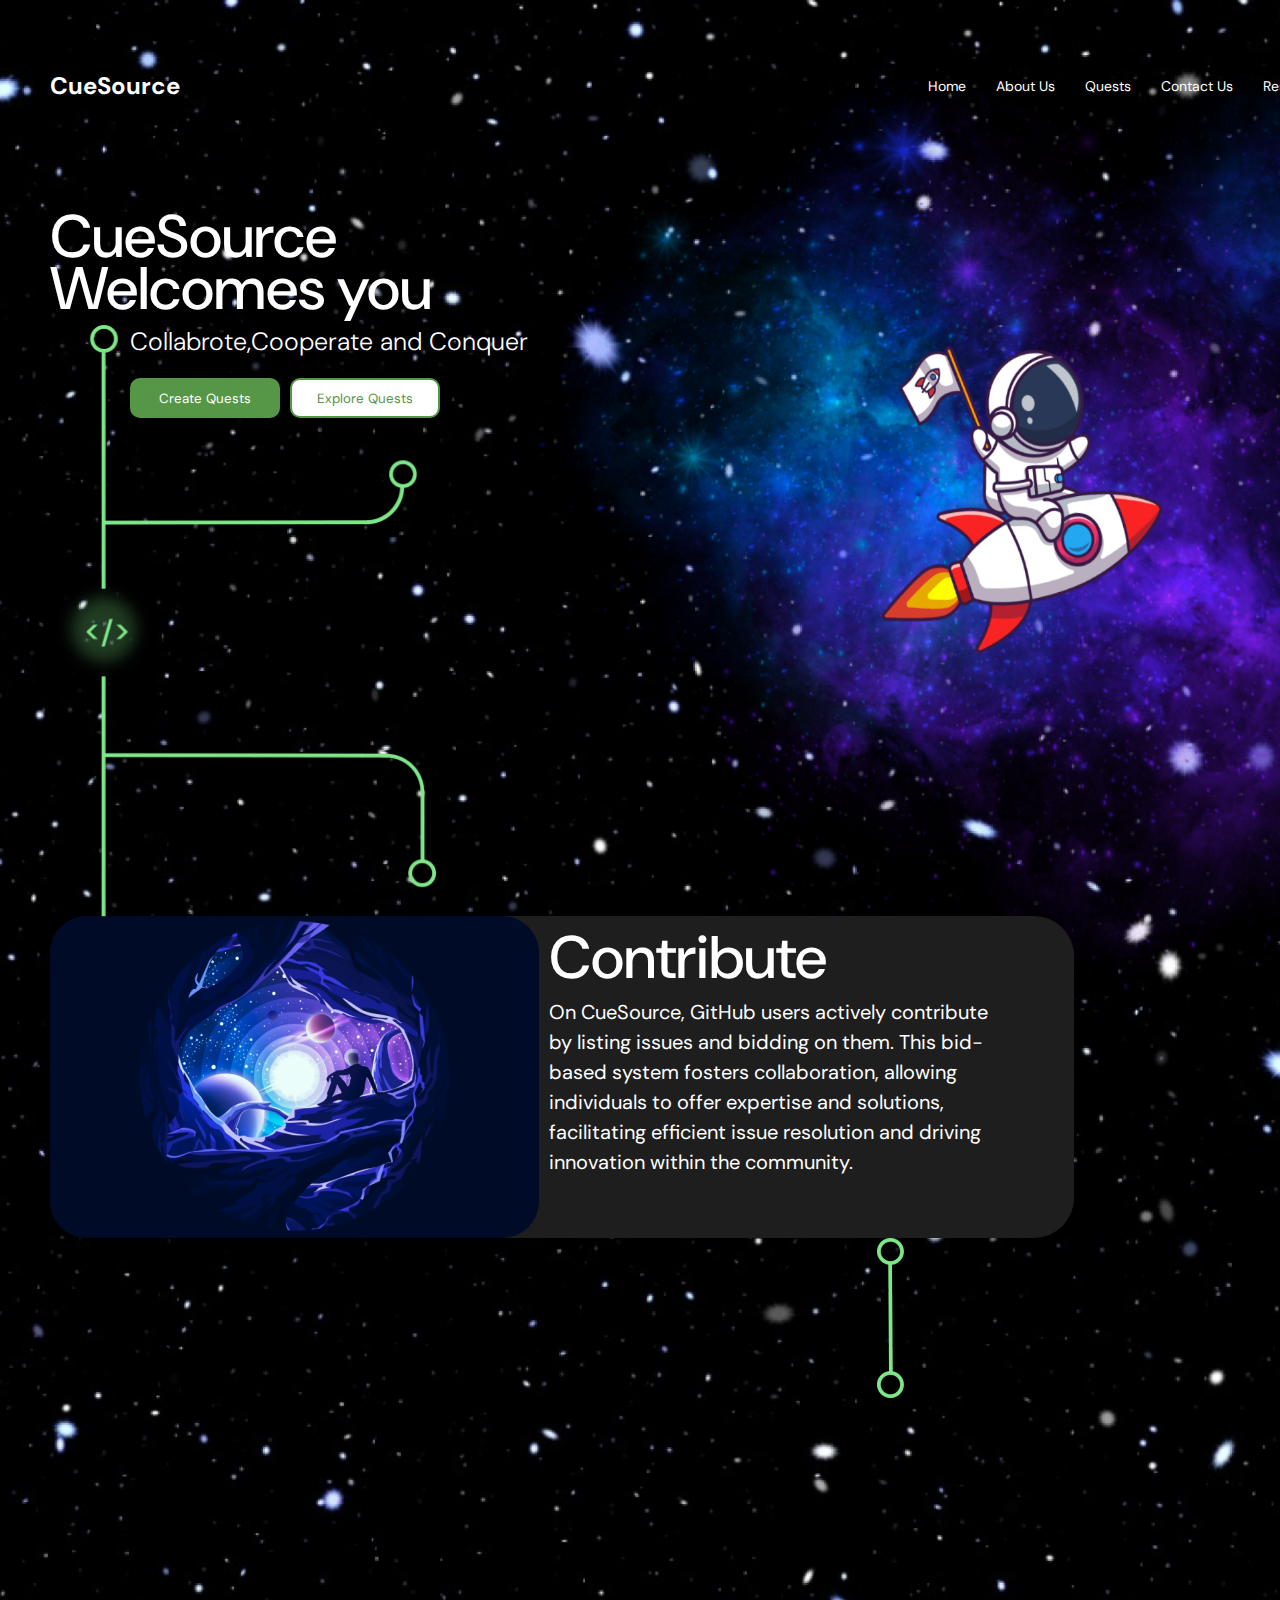
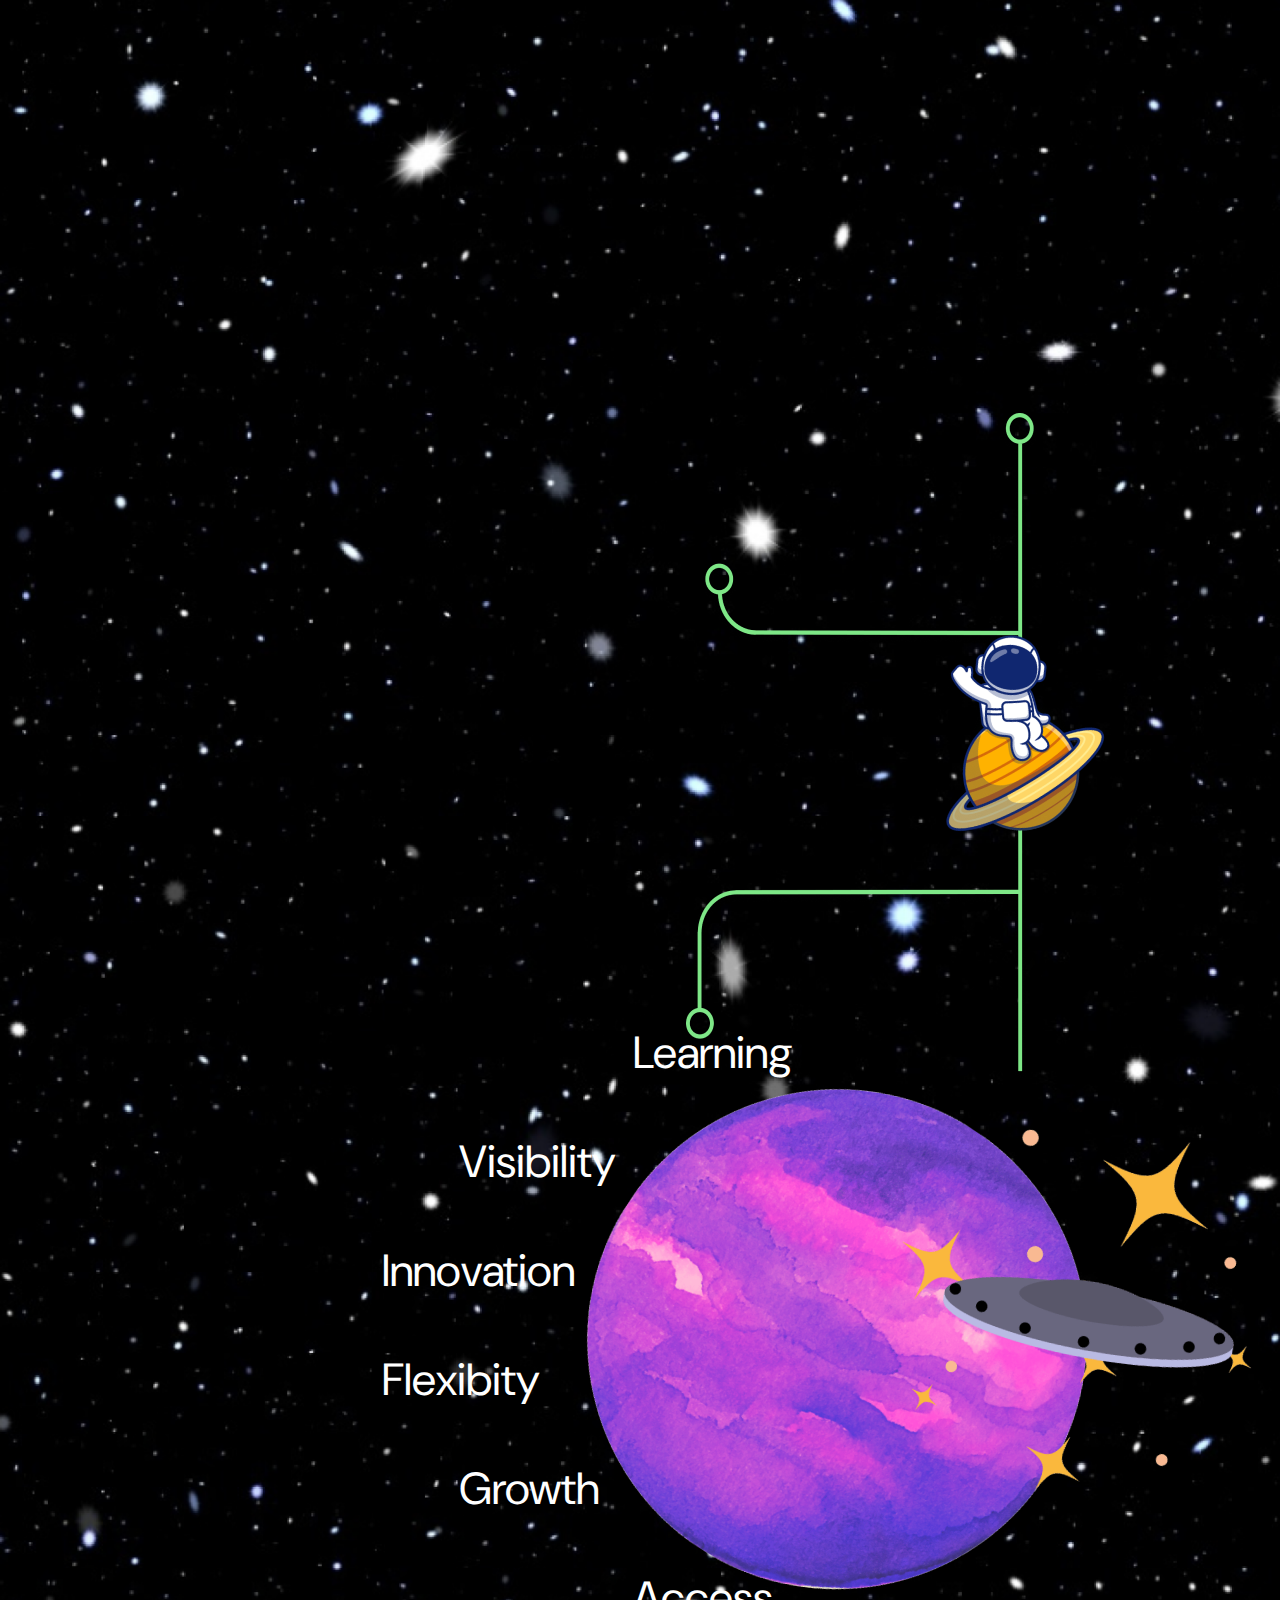
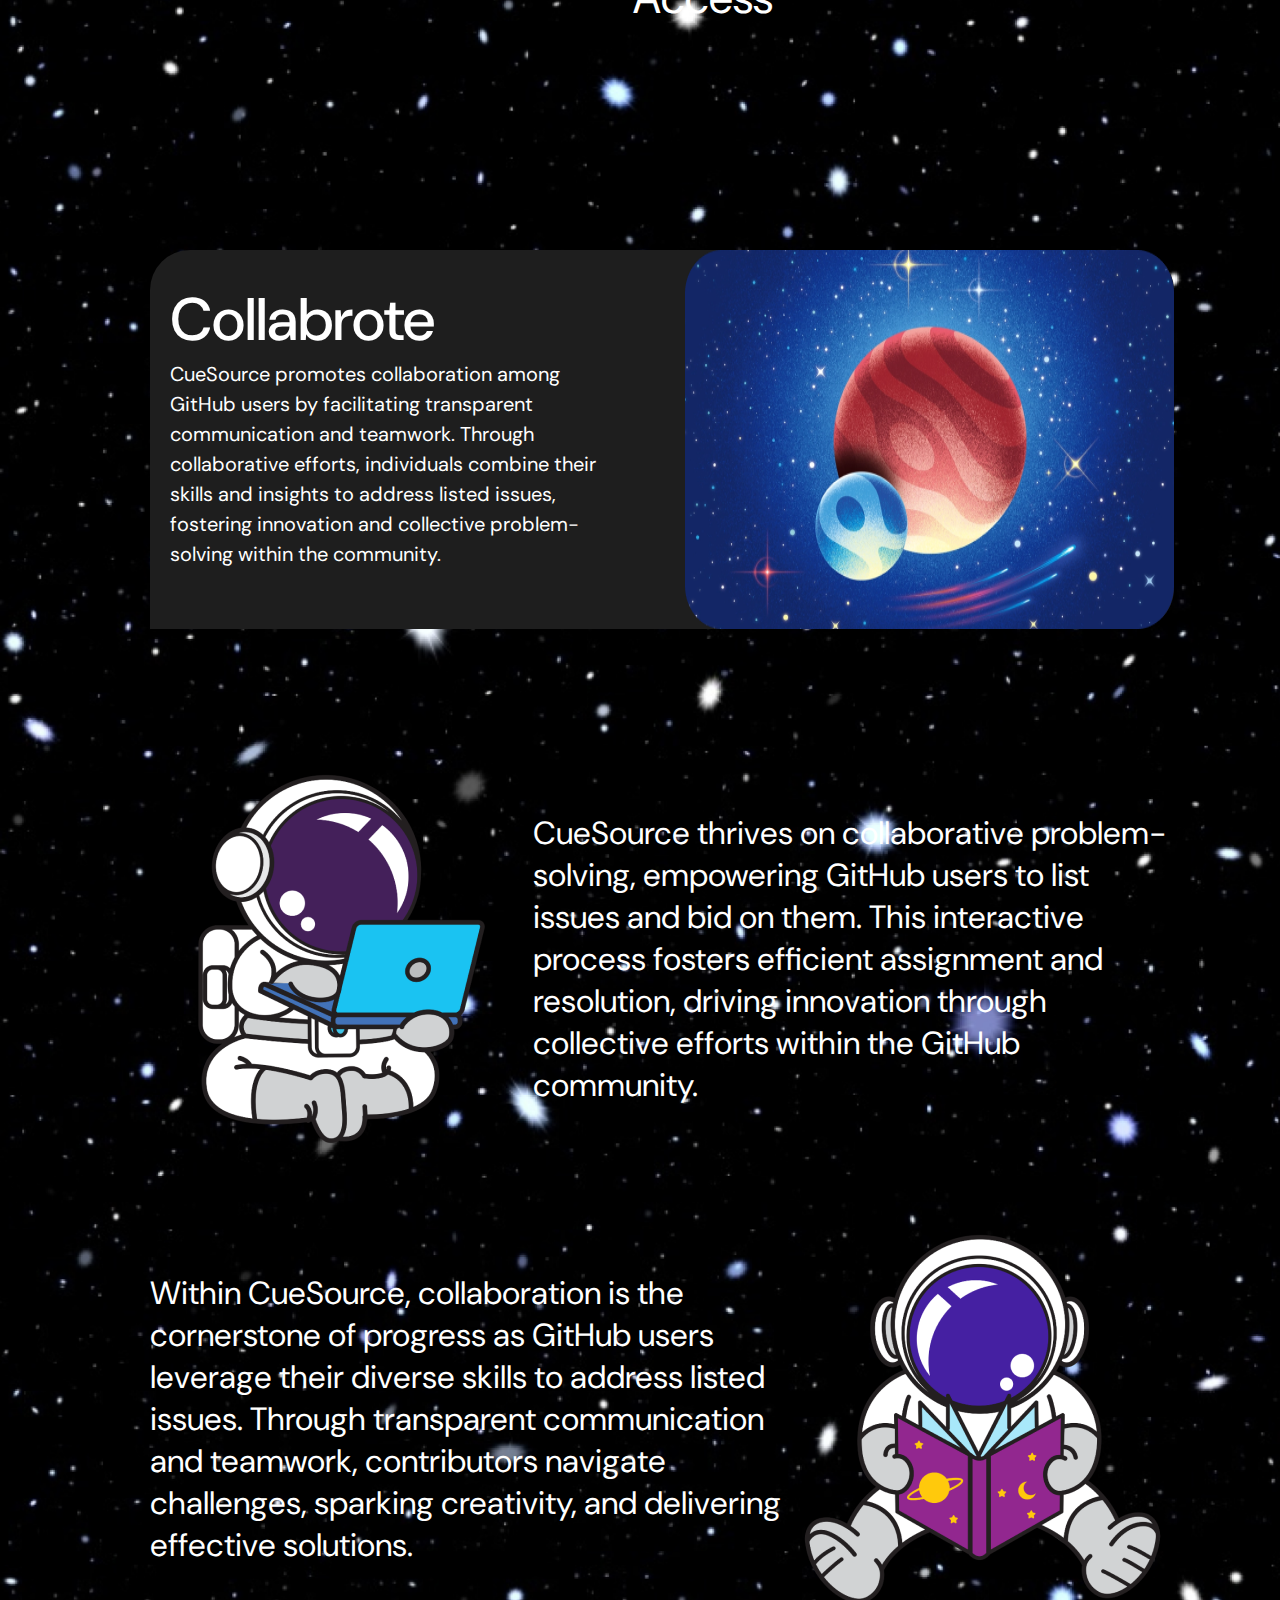
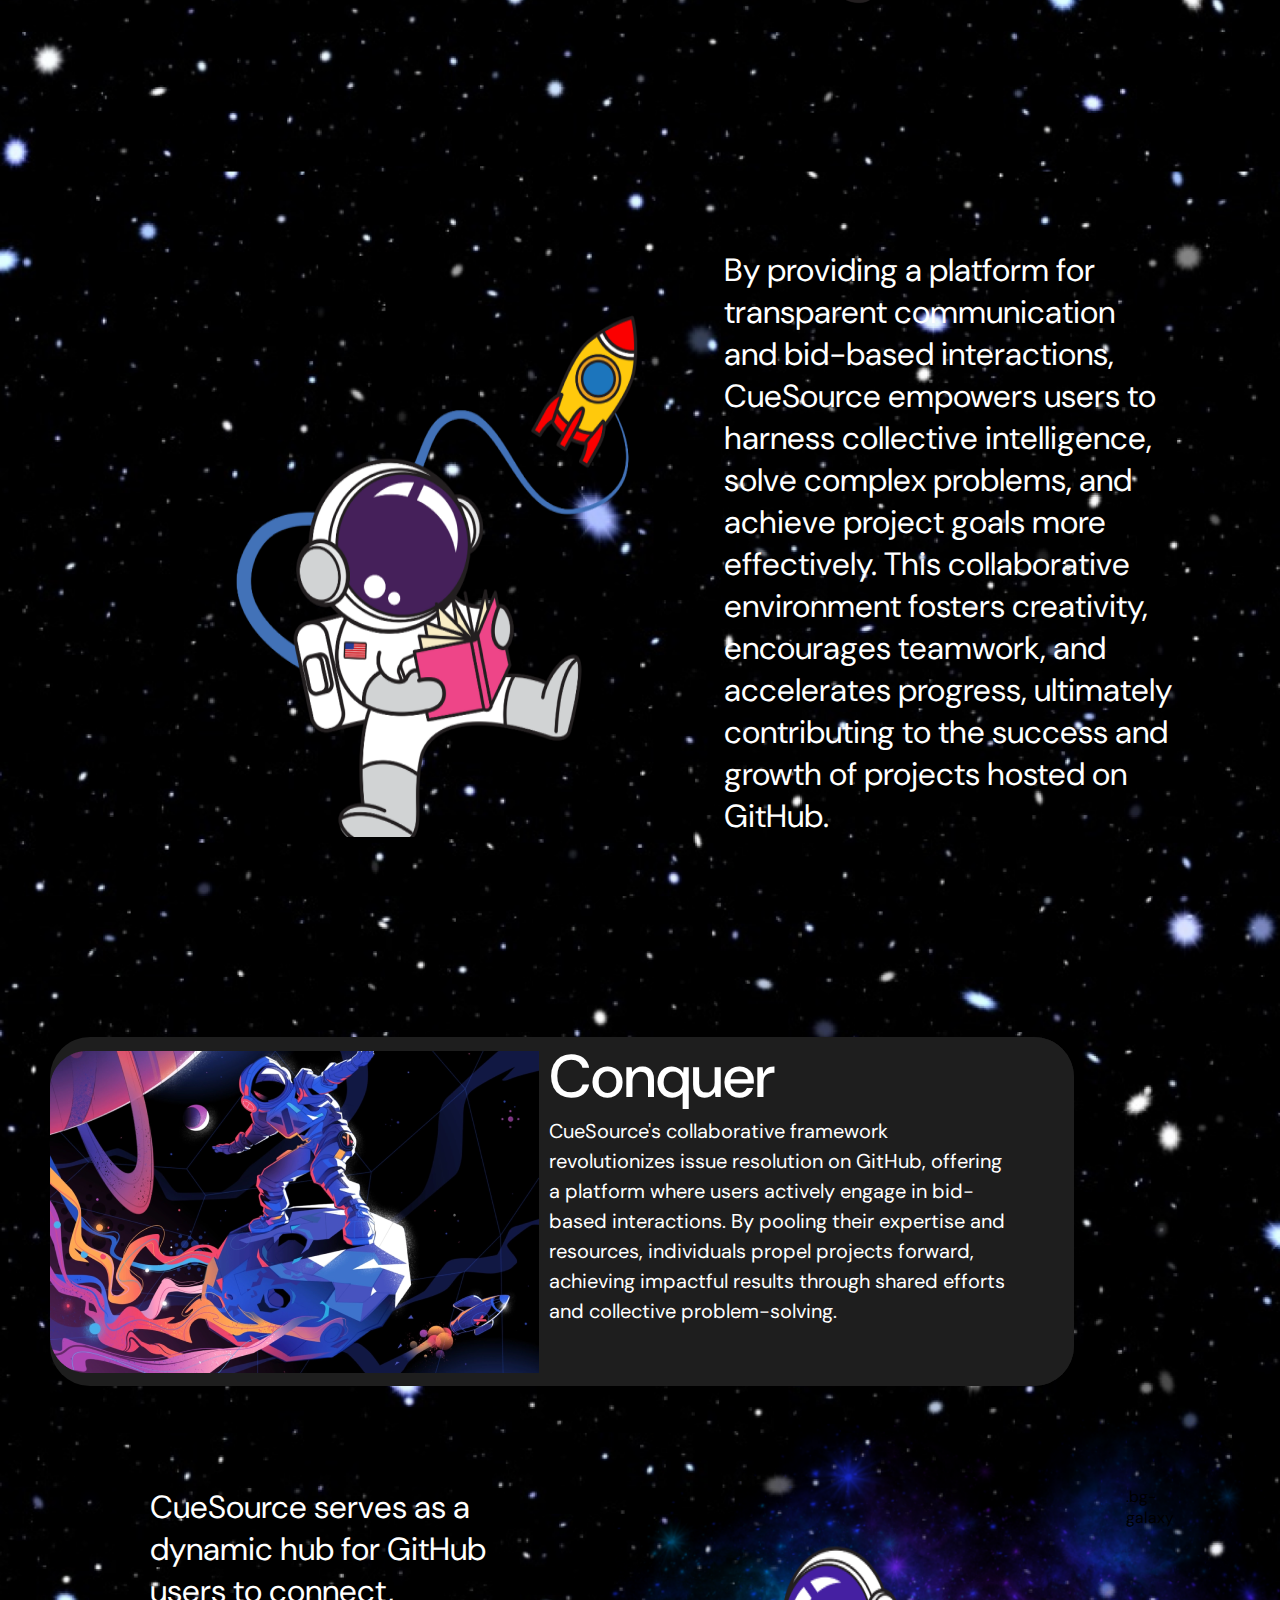
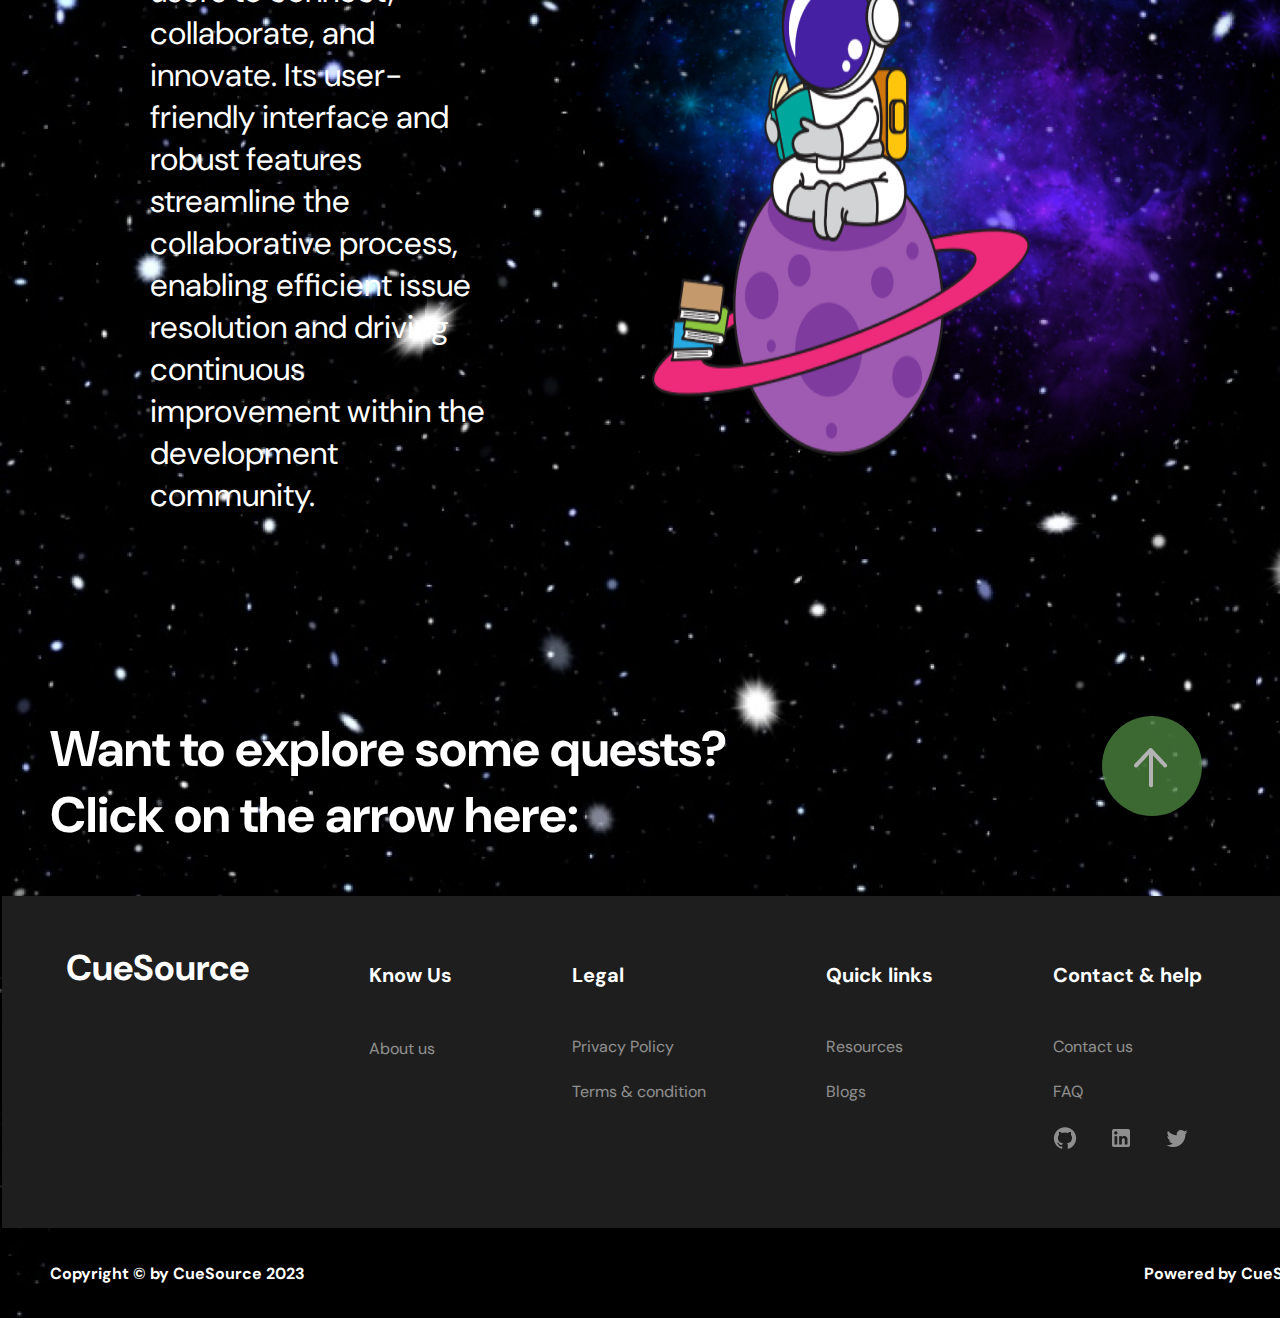
<file: PAGE1/index.html>
<!DOCTYPE html>
<html lang="en">
<head>
    <meta charset="UTF-8">
    <meta name="viewport" content="width=device-width, initial-scale=1.0">
    <title>CueSource</title>
    <link rel="shortcut icon" href="./images/bookAstro.png" >
    <link rel="stylesheet" href="style.css">
</head>
<body>
    <div class="container">
        <div class="sectionOne">
                    <div class="nav-bar">
                        <div class="left-nav">
                            <h2>CueSource</h2>
                        </div>
                        <div class="right-nav">
                            <a href="">Home</a>
                            <a href="./about.html">About Us</a>
                            <a href="">Quests</a>
                            <a href="./contact.html">Contact Us</a>
                            <a href="">Resources</a>
                        </div>
                    </div>
                    <div class="main-content">
                        <div class="main-left">
                            <h1 id="heading">CueSource</h1>
                            <h1 id="heading">Welcomes you</h1>
                            <div class="main-mini">
                                <h3>Collabrote,Cooperate and Conquer</h3>
                                <div class="btn2">
                                    
                                   <a href=" https://cuesource-app.vercel.app/create-quests"> <button id="button1" > Create Quests</button></a>
                                    <a href="https://cuesource-app.vercel.app/forum"><button id="button2"> Explore Quests</button></a>
                                </div>
                            </div>
                            

                        </div>
                        <div class="main-right">
                        <div><img src="./images/gfshh 1.png" class="rocket" alt="" height="700px" width="800px">
                            <img src="./images/kk 3.png" class="rocket-bg" alt="">
                        </div>
                    </div>

                    </div>
                </div>
                <div class="section2">
                    <div class="bar">
                            <img src="./images/section2img.png" alt="">
                        <div class="contribute">
                            <h3>Contribute</h3>
                            <p>On CueSource, GitHub users actively contribute by listing issues and bidding on them. This bid-based system fosters collaboration, allowing individuals to offer expertise and solutions, facilitating efficient issue resolution and driving innovation within the community.
                             </p>
                        </div>
                    </div>
                   
                </div>
                <div class="connect">
                <img src="./images/line2.png.png" alt="">
                </div>
                <div class="video">
                    <iframe width="1260" height="615" src="https://www.youtube.com/embed/Hz2F_S3Tl0Y?si=D23hvdrk9mNEcdG6" title="YouTube video player" frameborder="0" allow="accelerometer; autoplay; clipboard-write; encrypted-media; gyroscope; picture-in-picture; web-share" allowfullscreen></iframe>
                </div>
                <div class="section3">
                        <img src="./images/line3.png" alt=""class="line3">
                        <img src="./images/astro2.png" alt="" srcset="" class="astro2">
                </div>
                <div class="satellite">
                    <div class="left-satellite">
                        <div class="upper">Learning</div>
                        <div class="middle">Visibility</div>
                        <div class="lower">Innovation</div>
                        <div class="lower">Flexibity</div>
                        <div class="middle">Growth</div>
                        <div class="upper">Access </div>
                    </div>
                    <img src="./images/satellite 1.png" alt="" srcset="">
                </div>
                <div class="collaborate">
                    <div class="collab">
                        <h3>Collabrote</h3>
                        <p>CueSource promotes collaboration among GitHub users by facilitating transparent communication and teamwork. Through collaborative efforts, individuals combine their skills and insights to address listed issues, fostering innovation and collective problem-solving within the community.
                         </p>
                    </div>
                    <img src="./images/galactic.png" alt="">

                </div>
                <div class="laptop-astro">
                    <img src="./images/lappyastro.png" alt="">
                    <div class="p-astro">
                        <p>CueSource thrives on collaborative problem-solving, empowering GitHub users to list issues and bid on them. This interactive process fosters efficient assignment and resolution, driving innovation through collective efforts within the GitHub community.
                        </p>
                    </div>
                </div>
                <div class="book-astro">
                    <div class="p-astro">
                        <p>Within CueSource, collaboration is the cornerstone of progress as GitHub users leverage their diverse skills to address listed issues. Through transparent communication and teamwork, contributors navigate challenges, sparking creativity, and delivering effective solutions.
                        </p>
                    </div>
                    <img src="./images/bookAstro.png" alt="">

                </div>
                <div class="rocket-astro">
                    <img src="./images/rocket_astro.png" alt="">
                    <div class="p-astro">
                        <p>
                            By providing a platform for transparent communication and bid-based interactions, CueSource empowers users to harness collective intelligence, solve complex problems, and achieve project goals more effectively. This collaborative environment fosters creativity, encourages teamwork, and accelerates progress, ultimately contributing to the success and growth of projects hosted on GitHub.
                        </p>
                    </div>
                </div>
                <div class="section3">
                    <div class="bar">
                            <img src="./images/conquer 1.png" alt="">
                        <div class="contribute">
                            <h3>Conquer</h3>
                            <p>CueSource's collaborative framework revolutionizes issue resolution on GitHub, offering a platform where users actively engage in bid-based interactions. By pooling their expertise and resources, individuals propel projects forward, achieving impactful results through shared efforts and collective problem-solving.
                             </p>
                        </div>
                    </div>
                </div>
                <div class="book-astro">
                    <div class="p-astro">
                        <p>CueSource serves as a dynamic hub for GitHub users to connect, collaborate, and innovate. Its user-friendly interface and robust features streamline the collaborative process, enabling efficient issue resolution and driving continuous improvement within the development community.
                        </p>
                    </div>
                    <img src="./images/galaxy.png" alt="">
                    .bg-galaxy
                    <img src="./images/kk 1.png" id="bg-galaxy"alt="">

                </div>
                <div class="explore">
                    <h1>Want to explore some quests? <br>
                        Click  on the arrow here:</h1>
                     <div class="arrow-up">
                        <a href="/PAGE1/index.html">
                            <img src="./images/up-arrow.png" class="up" alt=""> 
                       

                        </a>
                        

                     </div>      
                    

                     
                      
                </div>
     <footer>
        <div class="main-foot">
            <h2 class="cue"> CueSource</h2>
            <div class="know-us">
                <h3> Know Us</h3>
                <a href="*" class="about-us">About us</a>
            </div>
            <div class="legal">
                <h3> Legal</h3>
                <a href="">Privacy Policy</a>
                <a href="">Terms & condition</a>
            </div>
            <div class="quick">
                <h3> Quick links</h3>
                <a href="">Resources</a>
                <a href="">Blogs</a>
            </div>
            <div class="contact">
                <h3>Contact & help</h3>
                <a href="">Contact us</a>
                <a href="">FAQ</a>
                <div class="foot-images">
                    <a href="https://github.com/CueSource-PE2">
                        <img src="./images/social-1.png" alt="">
                    </a>
                    <a href="">
                        <img src="./images/social-2.png" alt="">
                    </a>
                    <a href="">
                        <img src="./images/social-3.png" alt="">
                    </a>  
                </div>
            </div>

        </div>
        <div class="foot-2">
            <h4> Copyright © by CueSource 2023</h4>
            <h4> Powered by CueSource </h4>
        </div>
     </footer>
                

                
                
            

    </div>
    <script src="index.js"></script>
</body>
</html>
</file>
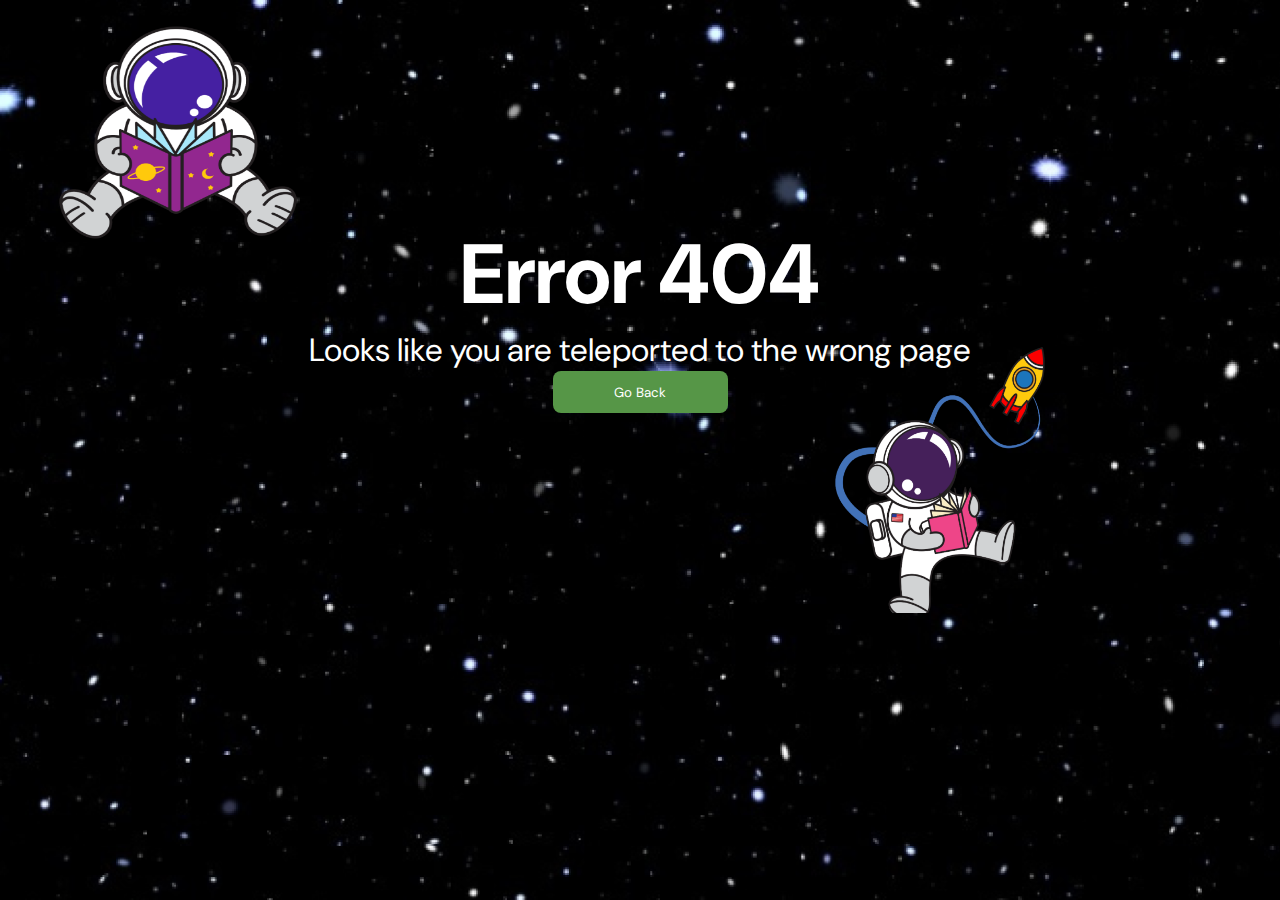
<file: PAGE1/ERROR_Page/index.html>
<!DOCTYPE html>
<html lang="en">
<head>
    <meta charset="UTF-8">
    <meta name="viewport" content="width=device-width, initial-scale=1.0">
    <link rel="stylesheet" href="style.css">
    <title>Document</title>
</head>
<body>
    
    <div class="main-content">
        <div class="book">
            <img id="animation" src="../images/bookAstro.png" alt="" height="265px" width="256px">
        </div>
        <div class="error">
            <h1>Error 404</h1>
            <p>Looks like you are teleported to the wrong page</p>
            <button id="myButton">Go Back</button>
        </div>
        <div class="rocket">
            <img  src="../images/rocket_astro.png" alt="" srcset="" height="300px" width="300px">
        </div>
    </div>
</body>
</html>
</file>
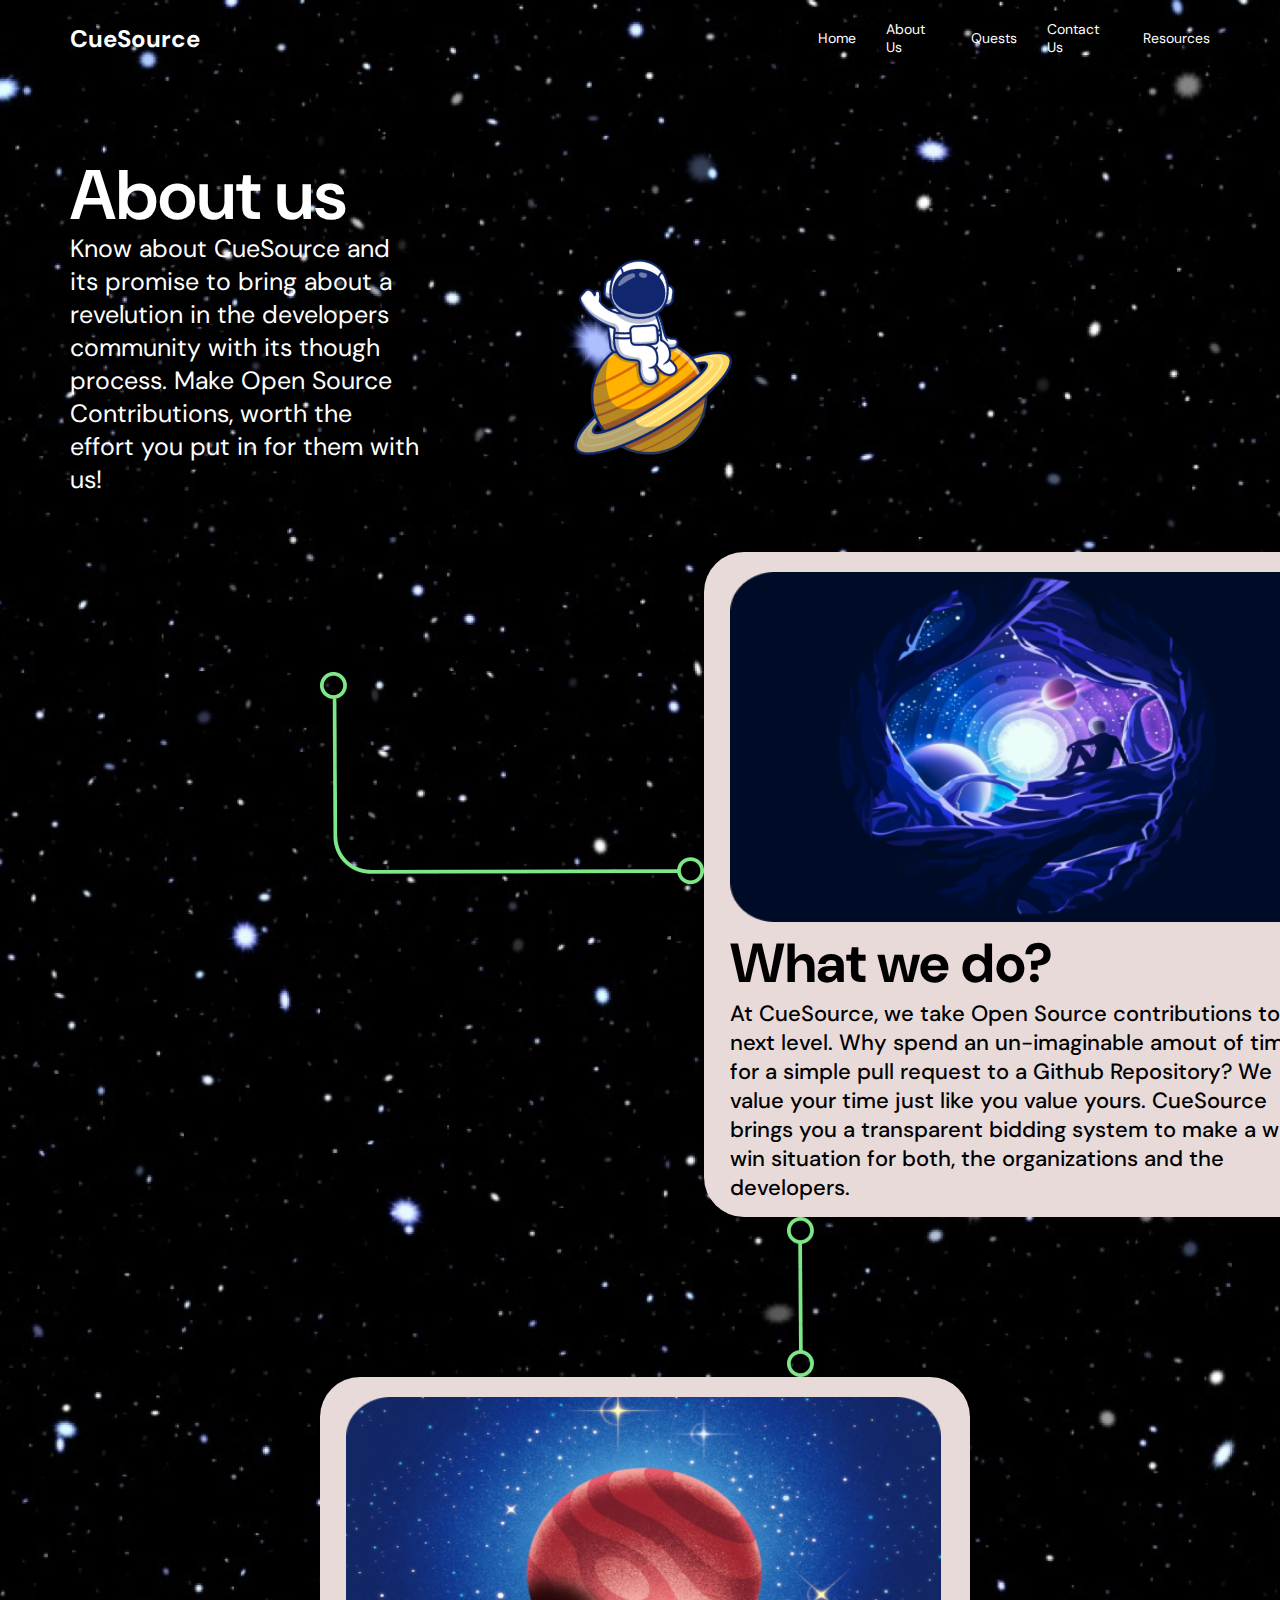
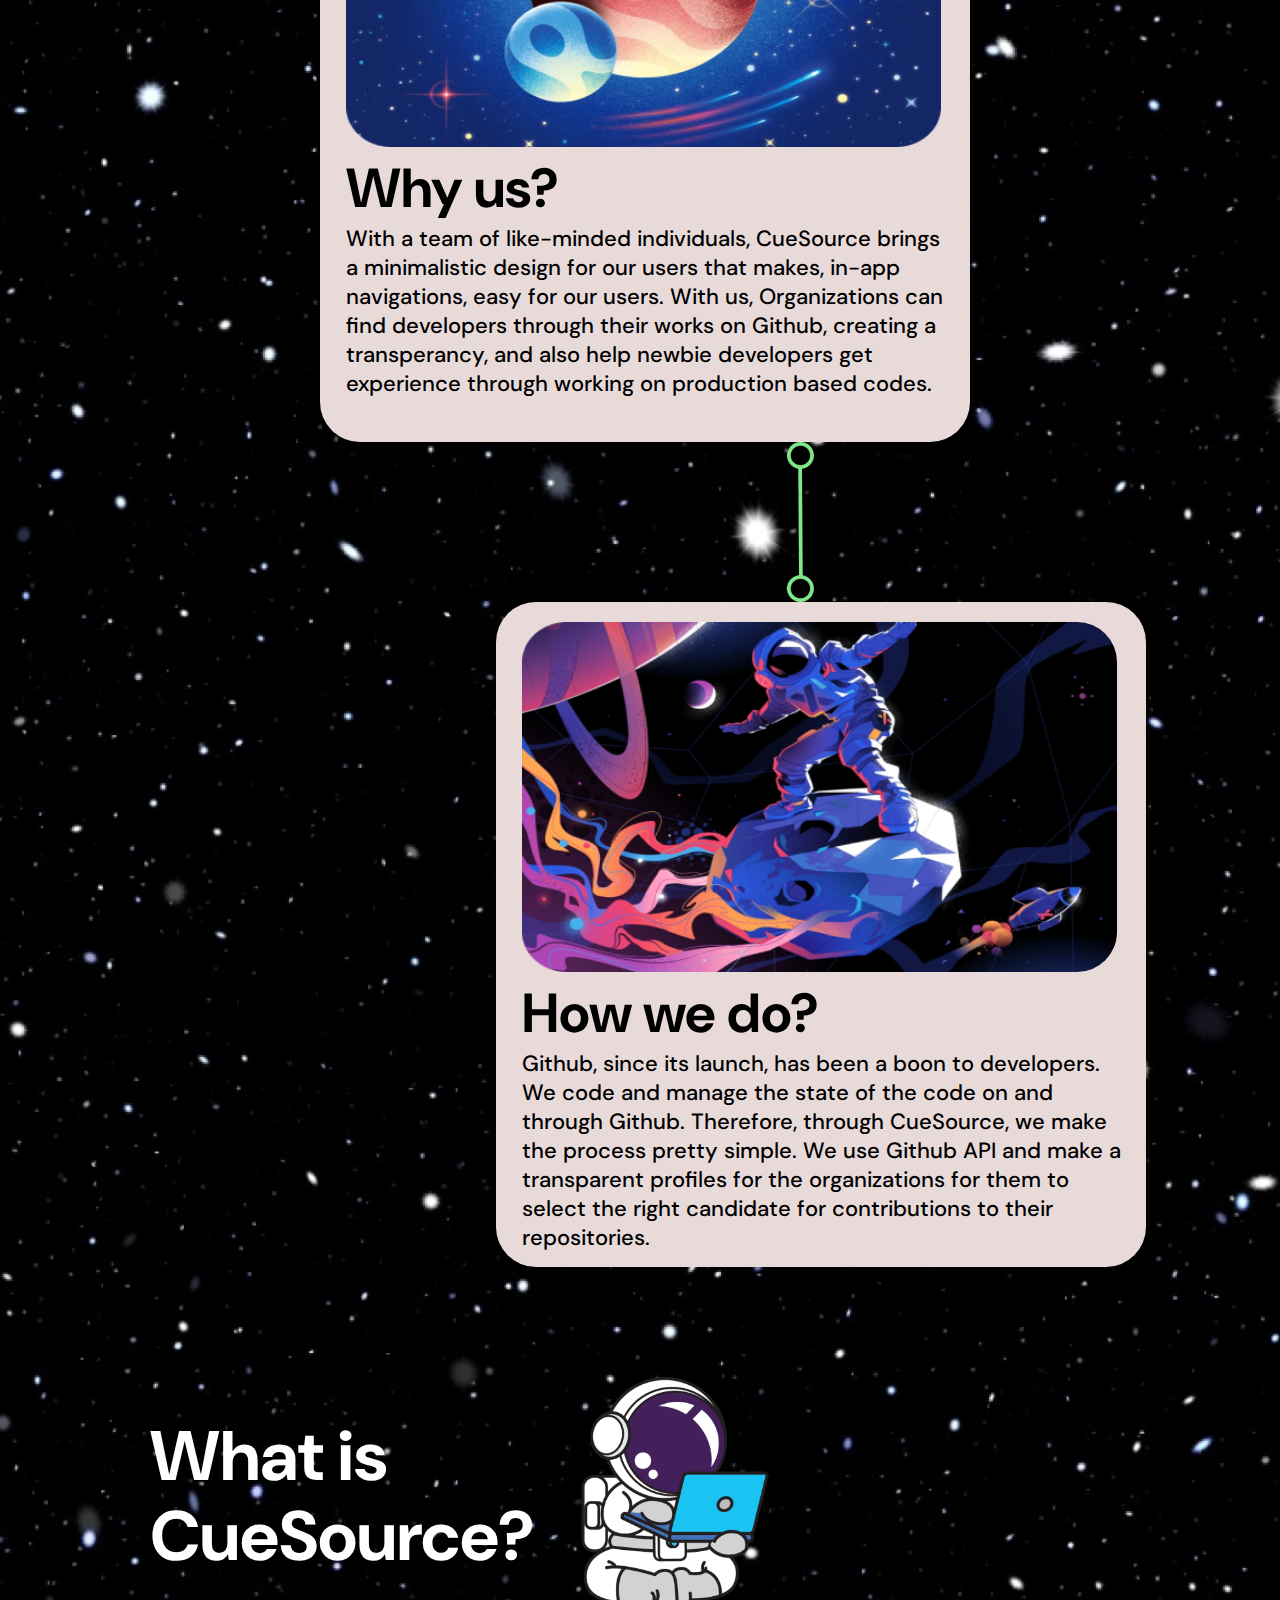
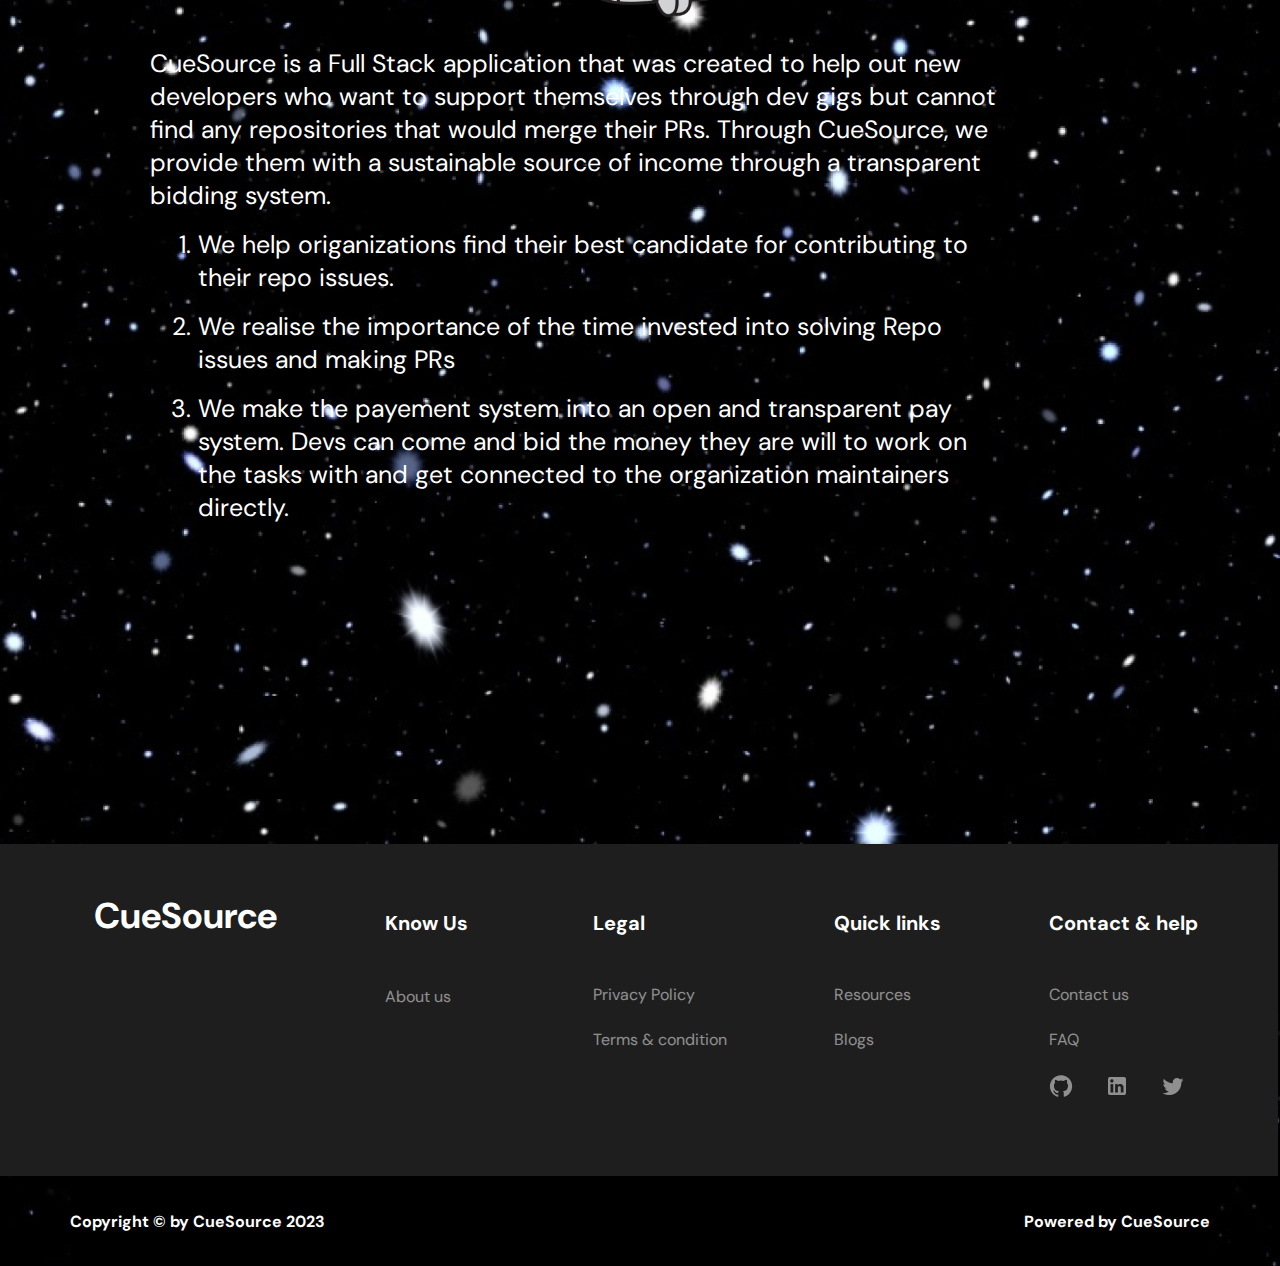
<file: PAGE1/about.html>
<!DOCTYPE html>
<html lang="en">
<head>
    <meta charset="UTF-8">
    <meta name="viewport" content="width=device-width, initial-scale=1.0">
    <title>Document</title>
    <link rel="stylesheet" href="about.css">
</head>
<body>
    <div class="container">
        <div class="nav-bar">
            <div class="left-nav">
                <h2>CueSource</h2>
            </div>
            <div class="right-nav">
                <a href="./index.html">Home</a>
                <a href="">About Us</a>
                <a href="">Quests</a>
                <a href="./contact.html">Contact Us</a>
                <a href="">Resources</a>
            </div>
        </div>

        <div class="about-us">
            <div class="about-left">
                <h1>About us</h1>
                <p>Know about CueSource and its promise to bring about a revelution in the developers  community with its though process. 
                     Make Open Source Contributions, worth the effort you put in for them with us! </p>       
            </div>
            <div class="about-right">
                <img src="./images/astro2.png" alt="" >
            </div>
        </div>
        <div class="sec-2">
            <div class="sec-left">
                <img src="./images/line-4.png" alt="">
            </div>
            <div class="sec-right">
                <img src="./images/section2img.png" alt="" height="350px" width="595px">
                <h1> What we do?</h1>
                <p> At CueSource, we take Open Source contributions to the next level. Why spend an un-imaginable amout of time for a simple pull request to a Github Repository?
                     We value your time just like you value yours. 
                    CueSource brings you a transparent bidding system to make a win-win situation for both, the organizations and the developers.
                </p>
            </div>
            
            
        </div>
        <div class="connect">
            <img src="./images/line2.png.png" alt="">
        </div>
        <div class="sec-3">
            <div class="sec-right two">
                <img src="./images/galactic.png" alt=""  height="350px" width="595px">
                <h1> Why us?</h1>
                <p> With a team of like-minded individuals, CueSource brings a minimalistic design for our users that makes, in-app navigations, easy for our users. 
                    With us, Organizations can find developers through their works on Github, creating a transperancy, and also help newbie developers get experience through working on production based codes.
                </p>
            </div>
           
        </div>
        <div class="connect why">
            <img src="./images/line2.png.png" alt="">
        </div>
        <div class="sec-4">
            <div class="sec-right three">
                <img src="./images/conquer 1.png" alt=""  height="350px" width="595px">
                <h1> How we do?</h1>
                <p> Github, since its launch, has been a boon to developers. We code and manage the state of the code on and through Github. Therefore, through CueSource, we make the process pretty simple.
                     We use Github API and make a transparent profiles for the organizations for them to select the right candidate for contributions to their repositories. 
                </p>
            </div>
        </div>
        <div class="what">
            <div class="what-title">
                <h1>What is CueSource?</h1>
                <img src="./images/lappyastro.png" alt="" height="300px">
            </div>
            <div class="what-content">
                <p class="what-para">
                    CueSource is a Full Stack application that was created to help out new developers who want to support themselves through dev gigs but cannot find any repositories that would merge their PRs.
                    Through CueSource, we provide them with a sustainable source of income through a transparent bidding system.                       
                </p>
                <ol class="what-list">
                    <li>We help origanizations find their best candidate for contributing to their repo issues. </li>
                    <li> We realise the importance of the time invested into solving Repo issues and making PRs</li>
                    <li>We make the payement system into an open and transparent pay system. Devs can come and bid the money they are will to work on the tasks with and get connected to the organization maintainers directly.</li>
                 </ol>

            </div>
        
        
        
         

        </div>
        <footer>
            <div class="main-foot">
                <h2 class="cue"> CueSource</h2>
                <div class="know-us">
                    <h3> Know Us</h3>
                    <a href="*" class="about-us">About us</a>
                </div>
                <div class="legal">
                    <h3> Legal</h3>
                    <a href="">Privacy Policy</a>
                    <a href="">Terms & condition</a>
                </div>
                <div class="quick">
                    <h3> Quick links</h3>
                    <a href="">Resources</a>
                    <a href="">Blogs</a>
                </div>
                <div class="contact">
                    <h3>Contact & help</h3>
                    <a href="">Contact us</a>
                    <a href="">FAQ</a>
                    <div class="foot-images">
                        <a href="https://github.com/CueSource-PE2">
                            <img src="./images/social-1.png" alt="">
                        </a>
                        <a href="">
                            <img src="./images/social-2.png" alt="">
                        </a>
                        <a href="">
                            <img src="./images/social-3.png" alt="">
                        </a>  
                    </div>
                </div>
    
            </div>
            <div class="foot-2">
                <h4> Copyright © by CueSource 2023</h4>
                <h4> Powered by CueSource </h4>
            </div>
         </footer>


       





    </div>
</body>
</html>
</file>
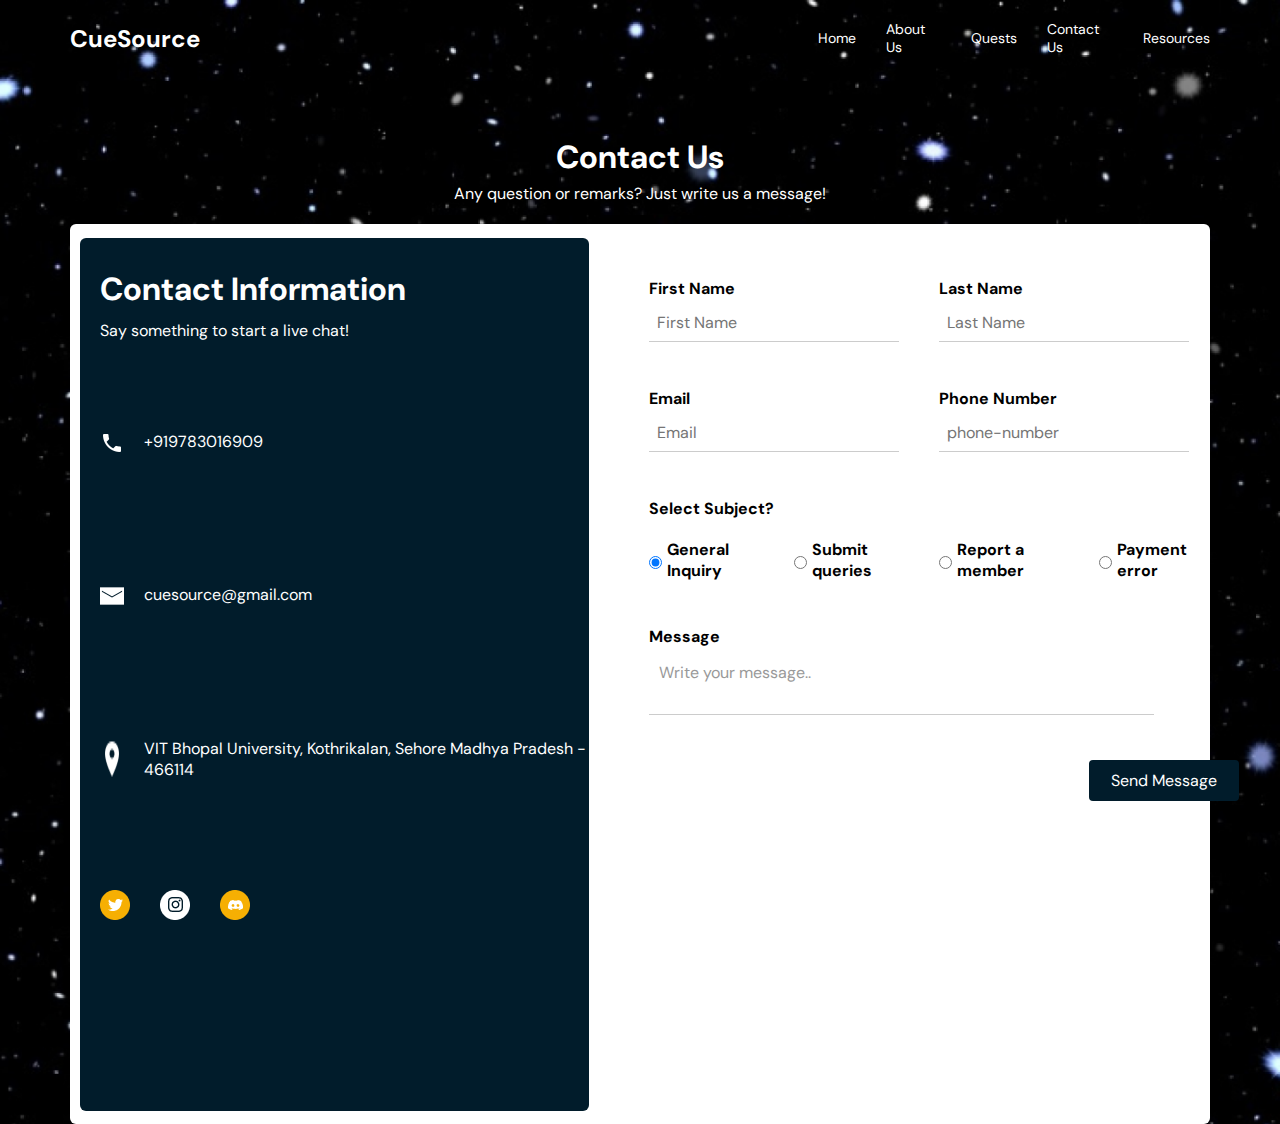
<file: PAGE1/contact.html>
<!DOCTYPE html>
<html lang="en">
<head>
    <meta charset="UTF-8">
    <meta name="viewport" content="width=device-width, initial-scale=1.0">
    <title>Document</title>
    <link rel="stylesheet" href="contact.css">
</head>
<body>
    <div class="container">
        <div class="nav-bar">
            <div class="left-nav">
                <h2>CueSource</h2>
            </div>
            <div class="right-nav">
                <a href="./index.html">Home</a>
                <a href="./about.html">About Us</a>
                <a href="">Quests</a>
                <a href="">Contact Us</a>
                <a href="">Resources</a>
            </div>
        </div>
        <div class="contact-us">
            <h1>Contact Us</h1>
            <p>Any question or remarks? Just write us a message!</p>

        </div>
        <div class="contact-info">
            <div class="contact-left">
                <div class="left-info-1">
                    <h1>Contact Information</h1>
                <p>Say something to start a live chat!</p>
                </div>
                
                <div class="left-info-2">
                    <div class="phone-no">
                        <img src="./images/phone.png" alt="">
                        <p>+919783016909</p>
                    </div>
                    <div class="gmail">
                        <img src="./images/gmail.png" alt="">
                        <p>cuesource@gmail.com</p>
                    </div>
                    <div class="location">
                        <img src="./images/location.png" alt="">
                        <p> VIT Bhopal University, Kothrikalan, Sehore Madhya Pradesh - 466114</p>
                    </div>
    

                </div>
                <div class="left-end">
                    <img src="./images/twitter.png" alt="">
                    <img src="./images/insta.png" alt="">
                    <img src="./images/discord.png" alt="">
                </div>
                
        </div>
        <div class="contact-right">
            <div class="input-container">
                <div class="input-field">
                  <label for="first-name">First Name</label>
                  <input type="text" id="first-name" placeholder="First Name" />
                </div>
                <div class="input-field">
                  <label for="last-name">Last Name</label>
                  <input type="text" id="last-name" placeholder="Last Name"  />
                </div>
                <div class="input-field">
                  <label for="email">Email</label>
                  <input type="email" id="email" placeholder="Email" />
                </div>
                <div class="input-field">
                  <label for="phone-number">Phone Number</label>
                  <input type="tel" id="phone-number" placeholder="phone-number" />
                
                </div>
              </div>
              <div class="subject-options">
                <label>Select Subject?</label>
                <div class="option-container">
                  <div class="option">
                    <input type="radio" id="general-inquiry-1" name="subject" value="general-inquiry" checked>
                    <label for="general-inquiry-1">General Inquiry</label>
                  </div>
                  <div class="option">
                    <input type="radio" id="general-inquiry-2" name="subject" value="general-inquiry">
                    <label for="general-inquiry-2">Submit queries</label>
                  </div>
                  <div class="option">
                    <input type="radio" id="general-inquiry-3" name="subject" value="general-inquiry">
                    <label for="general-inquiry-3">Report a member</label>
                  </div>
                  <div class="option">
                    <input type="radio" id="general-inquiry-4" name="subject" value="general-inquiry">
                    <label for="general-inquiry-4">Payment error</label>
                  </div>
                </div>
              </div>
              <div class="message-box">
                <label for="message">Message</label>
                <textarea id="message" placeholder="Write your message.."></textarea>
              </div>
              <button class="send-message-btn">Send Message</button>

        </div>
            
        </div>




        
    </div>

</body>
</html>
</file>
<file: PAGE1/style.css>
@import url('https://fonts.googleapis.com/css2?family=DM+Sans:ital,opsz,wght@0,9..40,100..1000;1,9..40,100..1000&display=swap');

*{
    margin:0;
    padding: 0;
    box-sizing: border-box;
    font-family: "DM Sans", sans-serif;
    user-select: none;
    scrollbar-width: none;
    scroll-behavior: smooth;
    user-select: none;
    
   
}
body{
    overflow-x: hidden;
    background-image: url(./images/main-bg.png);
    background-size: cover;
}

.container{
 height: 100vh;
 width: 100vw;
 margin-left: 50px;
 margin: 50px;
}

.nav-bar{
    display: flex;
    justify-content: space-between;
    align-items: center;
    padding: 20px 0;
    margin-bottom: 100px;
}

.left-nav{
    width: 60vw;
}

.left-nav h2{
    color:#FFFFFF;
}
.right-nav{
    display: flex;
    gap: 30px;
    justify-content: center;
    align-items: center;
    
}
.right-nav a{
    text-decoration: none;
    color:  #FFFFFF;
    font-size: 14px;
    
}

.main-content{
    display: flex;

}
.main-left{
    width:40vw;
    height: 100%;
    position: relative;
    z-index: 2;
    
}
.main-left h1{
    font-size: 60px;
    line-height: 32px;
    color: #FFFFFF;
    font-weight:500; 
    padding-bottom: 20px;
    

}
.main-mini h3{
    margin-left: 80px;
    color: #FFFFFF;
    font-size: 25px;
    font-weight: 300;
    
}
.main-mini{
    width: 50vw;
    height: 600px;
    background-image: url(./images/line.png);
    position: relative;
    overflow: hidden;
    background-repeat: no-repeat;
    background-size: contain;
}
.btn2{
    display: flex;
    position: absolute;
    justify-content: center;
    align-items: center;
    gap: 10px;
    margin-left: 80px;
    margin-top: 20px;
}
.btn2 button{
    width: 150px;
    height: 40px;
    border-radius: 10px;
    border: none;
}

.btn2 button:hover{
    scale: 102%;
    transition: 1000 ease-in-out;
}

.btn2 button:active{
    scale: 98%;
    transition-duration: 1000 ease-in-out;
}

#button1{
    background-color:#569647 ;
    color:#FFFFFF;
}
#button2{
    background-color: #FFFFFF;
    color: #569647;
    border: #569647 2px solid;
}
.main-right{
    width: 60vw;
    display: flex;
    justify-content: center;
}
.rocket-bg{
    position: relative;
    z-index: -2;
    margin-top: -250px;
}

.rocket{
    position:absolute;
    z-index: 2;
    margin-top: -80px;
}

.section2{
    display: flex;
    width: 80vw;
    margin-top: -227px;

}
.contribute{
    color: #FFFFFF;
    padding-bottom: 60px;
    padding-left: 10px;
    border-radius: 0 40px 40px 0;
    background-color: rgba(30, 30, 30, 3);
    padding-right: 60px;
}
.contribute h3{
    font-weight: 500;
    font-size: 60px;
}
.contribute p{
    
    font-size: 20px;
    line-height: 30px;
}

.bar{
    display: flex;
    align-items: center;
    border-radius: 40px;
    background-color: rgba(30, 30, 30, 3)
}
.connect{
    display: flex;
    justify-content: center;
    margin-left: 25rem;
}
.video{
    display: flex;
    justify-content: center;
}
.line3{
    position: relative;
    z-index: -2;
}
.astro2{
    position: absolute;
    left: 62%;
    margin-top: 50px;
    z-index: 4;
    
}
.section3{
    display: flex;
    justify-content: end;
    margin-right: 50px;
    
}
.satellite{
    display: flex;
    justify-content: end;
    margin-left: 50px;
    margin-top: -280px;
    margin-bottom: 100px;
}

.left-satellite
{
    display: flex;
    flex-direction: column;
    justify-content: center;
    gap: 50px;
    z-index: 0;
    
}
.upper{
    color:#FFFFFF;
    font-size: 45px;
    margin-left: 170%;
}
.middle{
    color:#FFFFFF;
    font-size: 45px;
    margin-left: 80%;
}
.lower{
    color:#FFFFFF;
    font-size: 45px;
    margin-left: 40%;
}
.collaborate{
    display: flex;
    justify-content: center;
    width: 80vw;
    border-radius: 40px 40px 40px 0;
    background-color: rgba(30, 30, 30, 3); 
    margin-bottom: 100px;
    margin-left: 100px;
}
.collab{
    color: #FFFFFF;
    padding-right: 60px;
    padding-bottom: 60px;
    padding-left: 20px;
    padding-top: 30px;

    
}
.collab h3{
    font-weight: 500;
    font-size: 60px;
}
.collab p{
    
    font-size: 20px;
    line-height: 30px;
}
.laptop-astro{
    display: flex;
    margin-left: 100px;
    width: 80vw;
}
.laptop-astro p{
    color: #FFFFFF;
}
.p-astro
{
    display: flex;
    align-items: center;
    font-size: 32px;
}
.book-astro{
    display: flex;
    width: 80vw;
    margin-left: 100px;
    margin-bottom: 200px;
    position: relative;
    z-index: 20;
}
#bg-galaxy{
    float: right;
    justify-self: end;
    height: 800px;
    bottom:0%;
    top:10%;
    margin-left: 150px;
    margin-top:-200px;
    z-index: -20;
    position: absolute;
}
.book-astro p{
    color: #FFFFFF;
}
.rocket-astro{
    display: flex;
    width: 80vw;
    margin-left: 100px;
    margin-bottom: 200px;
}
.rocket-astro p{
    color: #FFFFFF;
}
.section3{
    display: flex;
    width: 80vw;
    margin-bottom: 100px;
}

.explore{
    display: flex; 
    justify-content: space-between;
    width: 90%;
    margin-bottom: 3rem;
   
}
.explore h1{
    font-size: 50px;
    /* line-height: 70px;     */
    color:#FFFFFF;
   
}
.arrow-up{
    background-color: #569647;
    opacity: 0.7;
    border-radius: 100%;
    width: 100px;
    height: 100px;
}
.up{
    margin-left: 2rem ;
    margin-top: 2rem;
    /* height: 50px; */
}
.main-foot{
    padding-left: 2rem;
    padding-right: 2rem;
    margin-left: -3rem;
    width: 100vw;
    display: flex;
    justify-content: space-between;
    justify-content: baseline;
    background-color: rgba(30, 30, 30, 3);
    color: #FFFFFF;
    height: 332px;
}

.main-foot h3{
    font-size: 20px;
    
    
}
.main-foot a{
    color: #FFFFFF;
    font-size: 16px;
    text-decoration: none;
    opacity: 0.5;
}
.main-foot a:hover{
    opacity: 1;
    /* font-weight:bold ; */
    transition: 0.3s;
}
.cue{
    margin-top: 3rem;
    margin-left: 2rem;
    font-size: 36px;
}
.know-us{
    display: flex;
    flex-direction: column;
     gap: 50px; 
     margin-top: 4.1rem;  
    
}
.legal{
    
    display: flex;
    flex-direction: column;
    margin-top: 4.1rem; 
}
.legal h3{
    margin-bottom: 3rem;
}
.legal a{
    margin-bottom: 1.5rem;
}

.quick{
    display: flex;
    flex-direction: column;
    margin-top: 4.1rem; 
}
.quick h3{
    margin-bottom: 3rem;
}
.quick a{
    margin-bottom: 1.5rem;
}
.contact {
    display: flex;
    flex-direction: column;
    margin-right: 3rem;
    margin-top: 4.1rem; 
}
.contact h3{
    margin-bottom: 3rem;
}
.contact a{
    margin-bottom: 1.5rem;
}
.foot-images{
    display: flex;
    gap: 2rem;
}
.foot-2{
    height: 90px;
    display: flex;
    align-items: center;
    justify-content: space-between;
    color: #FFFFFF;
    opacity: 1;
    background-color: black;

}
</file>
<file: PAGE1/ERROR_Page/style.css>
@import url('https://fonts.googleapis.com/css2?family=DM+Sans:ital,opsz,wght@0,9..40,100..1000;1,9..40,100..1000&display=swap');
*{
    margin: 0px;
    padding: 0px;
    font-family: "DM Sans", sans-serif;
}
body{

    margin-left: 50px;
    margin-right: 50px;
   background-image: url(../images/main-bg.png);

}
.nav-bar{
    display: flex;
    justify-content: space-between;
    align-items: center;
    padding: 20px 0;
    margin-bottom: 50px;
}

.left-nav{
    width: 60vw;
}

.left-nav h2{
    color:#FFFFFF;
}
.right-nav{
    display: flex;
    gap: 30px;
    justify-content: center;
    align-items: center;
    
}
.right-nav a{
    text-decoration: none;
    color:  #FFFFFF;
    font-size: 14px;
    
}
.error{
    display: flex;
    flex-direction: column;
    align-items: center;
    margin-top: -50px;
}
.error h1{
    color:  #FFFFFF;
    font-size: 84px;
}
.error p{
    color:  #FFFFFF;
    font-size: 32px;
}
#myButton{
    background-color:#569647 ;
    color:#FFFFFF;
    width: 175px;
    height: 42px;
    border-radius: 8px;
    border: none;
}
.rocket{
    display: flex;
    justify-content: center;
    margin-left: 600px;
    margin-top: -100px;
}   

#animation {
    animation-name: float;
    animation-duration: 5s;
    animation-iteration-count: infinite;

}

@keyframes float {
    0% {
        transform: translatex(600px) rotate(0deg); 
    }

    
}
</file>
<file: PAGE1/about.css>
@import url('https://fonts.googleapis.com/css2?family=DM+Sans:ital,opsz,wght@0,9..40,100..1000;1,9..40,100..1000&display=swap');

*{
    margin:0;
    padding: 0;
    box-sizing: border-box;
    font-family: "DM Sans", sans-serif;
    user-select: none;
    scrollbar-width: none;
    scroll-behavior: smooth;
    user-select: none;
    
   
}
body{
    overflow-x: hidden;
    background-image: url(./images/main-bg.png);
    background-size: cover;
}

.container{
 height: 100vh;
 width: 100vw;
 padding-left: 70px;
 padding-right: 70px;
}
.nav-bar{
    display: flex;
    justify-content: space-between;
    align-items: center;
    padding: 20px 0;
    margin-bottom: 100px;
}

.left-nav{
    width: 60vw;
}

.left-nav h2{
    color:#FFFFFF;
}
.right-nav{
    display: flex;
    gap: 30px;
    justify-content: center;
    align-items: center;
    
}
.right-nav a{
    text-decoration: none;
    color:  #FFFFFF;
    font-size: 14px;
    
}
.about-us{
    color: #FFFFFF;
    display: flex;
    width: 70%;
    height: 40%;
    margin-bottom: 1rem;
}
.about-left {
    width: 100%;
   
}
.about-left h1{
    font-size: 70px;
    font-weight: 600 ;
    line-height: 40px;
}
.about-left p{
    margin-top: 1rem;
    font-size:25px ;
    /* line-height: 30px; */
}
.about-right{
    display: flex;
    align-items: center;
}
.sec-2{
    display: flex;
    justify-content: space-between;
}
.sec-left{
    margin-top: 120px;
    /* margin-right: 2rem; */
    margin-left: 250px;
}
.sec-right{
    border-radius: 40px;
    padding-top: 20px; 
    padding-right: 20px;
    /* padding:20px; */
     padding-left: 26px; 
    width: 650px;
    height: 665px;
    background-color: #E9DADA;
    margin-right: 4rem;
}
.sec-right h1{
    font-size: 55px;
    font-weight: 700;
    
}
.sec-right p{
    font-size: 22px;
    font-weight: 500;
}
.sec-3{
    display: flex;
    justify-content: space-between;
    width: 80%;
    margin-left: 5rem;
   
}
.connect {
    display: flex;
    justify-content: center;
    margin-left: 20rem;
}
.two{
    margin-left: 170px;

}
.sec-4{
    display: flex;
    justify-content:flex-end;
    margin-left: 5rem;
    margin-bottom:5rem;
   
}
.three img{
    border-top-right-radius:40px ;
    border-bottom-right-radius:40px ;
}
.what{
    color: #FFFFFF;
    margin-left: 5rem;
    margin-bottom: 20rem;
}
.what-title{
    display: flex;
    align-items: center;
    max-width: 650px ;
}
.what-title h1{
    font-size: 70px;
    line-height: 80px;
}
.what-content{
    width: 850px;
    
}
.what p{
    font-size: 25px;
}
.what ol{
    display: flex;
    flex-direction: column;
    margin-top: 1rem;
    gap: 1rem;
    margin-left: 3rem;
    font-size: 25px;
}
.main-foot{
    padding-left: 4rem;
    padding-right: 2rem;
    margin-left: -4.5rem;
    width: 100vw;
    display: flex;
    justify-content: space-between;
    justify-content: baseline;
    background-color: rgba(30, 30, 30, 3);
    color: #FFFFFF;
    height: 332px;
}

.main-foot h3{
    font-size: 20px;
    
    
}
.main-foot a{
    color: #FFFFFF;
    font-size: 16px;
    text-decoration: none;
    opacity: 0.5;
}
.main-foot a:hover{
    opacity: 1;
    /* font-weight:bold ; */
    transition: 0.3s;
}
.cue{
    margin-top: 3rem;
    margin-left: 2rem;
    font-size: 36px;
}
.know-us{
    width: 100px;
    display: flex;
    flex-direction: column;
     gap: 50px; 
     margin-top: 4.1rem;  
    
}
.legal{
    
    display: flex;
    flex-direction: column;
    margin-top: 4.1rem; 
}
.legal h3{
    margin-bottom: 3rem;
}
.legal a{
    margin-bottom: 1.5rem;
}

.quick{
    display: flex;
    flex-direction: column;
    margin-top: 4.1rem; 
}
.quick h3{
    margin-bottom: 3rem;
}
.quick a{
    margin-bottom: 1.5rem;
}
.contact {
    display: flex;
    flex-direction: column;
    margin-right: 3rem;
    margin-top: 4.1rem; 
}
.contact h3{
    margin-bottom: 3rem;
}
.contact a{
    margin-bottom: 1.5rem;
}
.foot-images{
    display: flex;
    gap: 2rem;
}
.foot-2{
    height: 90px;
    display: flex;
    align-items: center;
    justify-content: space-between;
    color: #FFFFFF;
    opacity: 1;
    background-color: black;


}
</file>
<file: PAGE1/contact.css>
@import url('https://fonts.googleapis.com/css2?family=DM+Sans:ital,opsz,wght@0,9..40,100..1000;1,9..40,100..1000&display=swap');

*{
    margin:0;
    padding: 0;
    box-sizing: border-box;
    font-family: "DM Sans", sans-serif;
    user-select: none;
    scrollbar-width: none;
    scroll-behavior: smooth;
    user-select: none;
    
   
}
body{
    overflow-x: hidden;
    background-image: url(./images/main-bg.png);
    background-size: cover;
}

.container{
 height: 100vh;
 width: 100vw;
 padding-left: 70px;
 padding-right: 70px;
 
}
.nav-bar{
    display: flex;
    justify-content: space-between;
    align-items: center;
    padding: 20px 0;
    margin-bottom: 60px;
}

.left-nav{
    width: 60vw;
}

.left-nav h2{
    color:#FFFFFF;
}
.right-nav{
    display: flex;
    gap: 30px;
    justify-content: center;
    align-items: center;
    
}
.right-nav a{
    text-decoration: none;
    color:  #FFFFFF;
    font-size: 14px;
    
}

.contact-us{
    display: flex;
    flex-direction: column;
    color: #FFFFFF;
    justify-content: center;
    align-items : center;
    margin-bottom: 20px ;
}
.contact-us h1{
    margin-bottom: 5px;
}
.contact-info{
    border-radius: 6px;
    display: flex;
    align-items: center;
    background-color: #FFFFFF;
    height: 100%;
    width: 100%;
    padding-left: 10px;
}
.contact-left{
    border-radius: 6px;
    padding-left: 20px;

   
    display: flex;
   align-items: flex-start;
    flex-direction: column;
 
    background-color: #011C2B;
    height: 97%;
    width: 45%;
    color: #FFFFFF;
}
.contact-left h1{
    margin-bottom: 10px ;

}
.left-info-1{
    margin-top: 30px;
}
.left-info-2{
    /* font-size:16px; */
    display: flex;
    flex-direction: column;
    margin-top: 90px  ;
    height: 40%;
   justify-content: space-between;
   margin-bottom: 110px;
}

.phone-no{

    display: flex;
    
}
.phone-no img{
    margin-right: 20px;
}
.gmail{
    display: flex;
}
.gmail img{
    margin-right: 20px;
}
.location{
    display: flex;
}
.location img{
    margin-right: 20px;
}
.left-end{
    width: 150px;
    display: flex;
    justify-content: space-between;
}
.contact-right{
    height: 97%;
    width: 55%;
}

.input-container {
    display: grid;
    grid-template-columns: 250px 250px;
    grid-template-rows: 90px 90px;
    column-gap: 40px;
    row-gap: 20px;
    margin-left: 60px;
    margin-top: 40px;
    margin-bottom: 20px;
  }
  
  .input-field {
    width: 100%;
    position: relative;
    margin-bottom: 15px;
  }
  
  .input-field label {
    display: block;
    font-weight: bold;
    margin-bottom: 5px;
  }
  
  .input-field input {
    width: 100%;
    padding: 8px;
    border: none;
    border-bottom: 1px solid #ccc;
    font-size: 16px;
  }
  

  .subject-options {
    margin-bottom: 40px;
    margin-left: 60px;
  }
  
  .subject-options label {
    display: block;
    font-weight: bold;
    margin-bottom: 5px;
  }
  
  .option-container {
    display: flex;
    gap: 30px;
    margin-top: 20px;
    /* justify-content: space-between; */
  }
  
  .option {
    display: flex;
    align-items: center;
  }
  
  .option input[type="radio"] {
    margin-right: 5px;
  }
  
  .option label {
    cursor: pointer;
  }

  .message-box {
    margin-bottom: 20px;
    margin-left: 60px;
  }
  
  .message-box label {
    display: block;
    font-weight: bold;
    margin-bottom: 5px;
  }
  
  .message-box textarea {
    width: 90%;
    padding: 10px;
    border: none;
    border-bottom: 1px solid #ccc;
    font-size: 16px;
    resize: none;
  }
  
  .message-box textarea::placeholder {
    color: #999;
  }

  .send-message-btn {
    margin-top: 40px;
    margin-left: 500px;
    display: block;
    width: 150px;
    padding: 10px;
    background-color:#011C2B;
    color: #fff;
    border: none;
    border-radius: 4px;
    font-size: 16px;
    cursor: pointer;
    transition: 0.4s;
  
  }
  
  .send-message-btn:hover {
    color: black;
    border: 2px solid #011C2B;
    background-color: #fff;
  }
</file>
